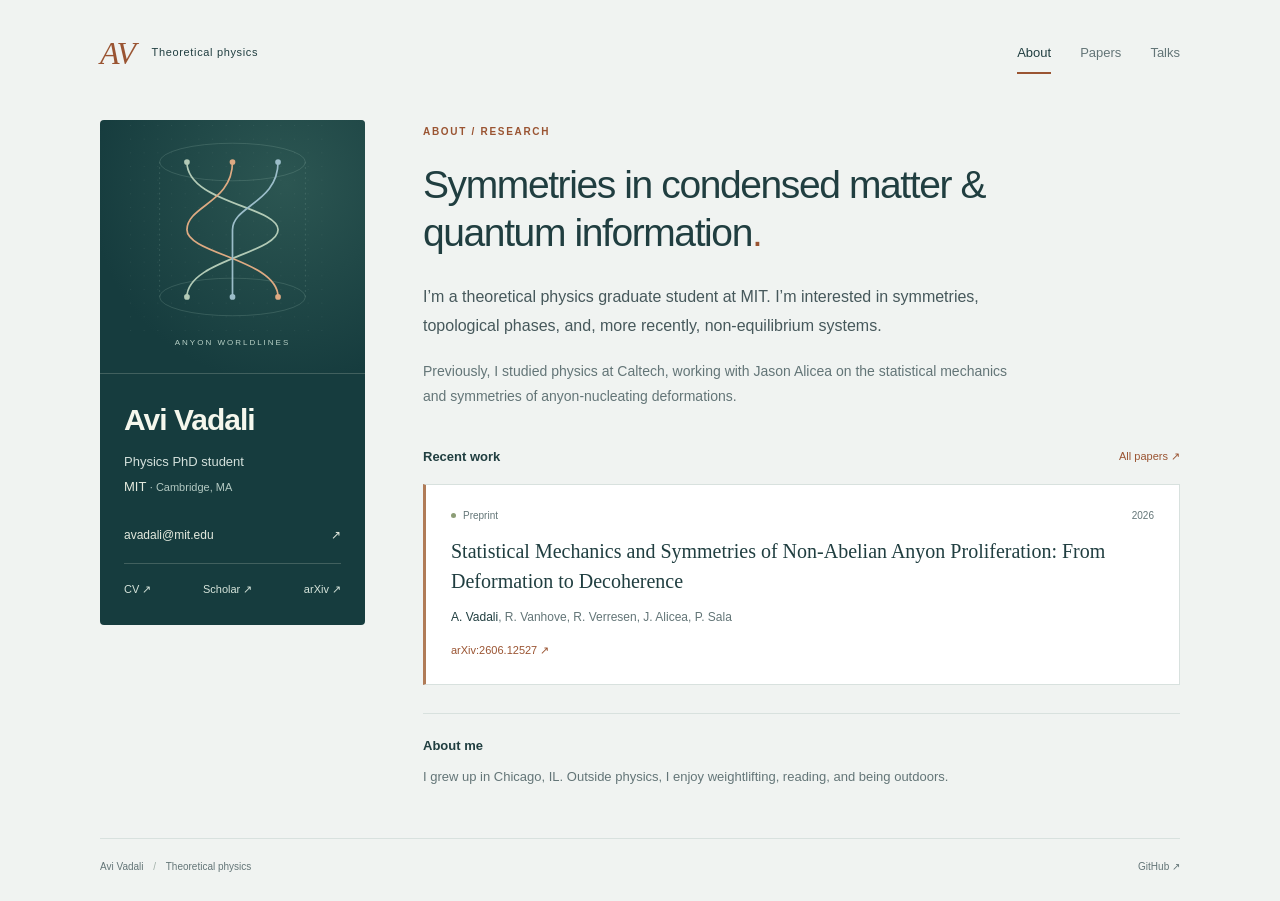
<file: index.html>
<!doctype html>
<html lang="en">
<head>
  <meta charset="UTF-8">
  <meta name="viewport" content="width=device-width, initial-scale=1">
  <title>Avi Vadali | Theoretical Physics at MIT</title>
  <meta name="description" content="Avi Vadali, a physics PhD student at MIT, studies symmetries in condensed matter, topological phases, and quantum information.">
  <meta name="theme-color" content="#163c3e">
  <meta property="og:title" content="Avi Vadali | Theoretical Physics at MIT">
  <meta property="og:description" content="Avi Vadali, a physics PhD student at MIT, studies symmetries in condensed matter, topological phases, and quantum information.">
  <link rel="canonical" href="https://avivadali.github.io/">
  <meta property="og:url" content="https://avivadali.github.io/">
  <meta property="og:type" content="website">
  <meta property="og:site_name" content="Avi Vadali">
  <link rel="icon" type="image/svg+xml" href="favicon.svg">
  <link rel="stylesheet" href="style.css">
  <script src="script.js" defer></script>
  <script type="application/ld+json">{"@context": "https://schema.org", "@type": "Person", "url": "https://avivadali.github.io/", "name": "Avi Vadali", "jobTitle": "Physics PhD student", "affiliation": {"@type": "CollegeOrUniversity", "name": "Massachusetts Institute of Technology"}, "alumniOf": {"@type": "CollegeOrUniversity", "name": "California Institute of Technology"}, "sameAs": ["https://scholar.google.com/citations?user=7d_kbWsAAAAJ", "https://arxiv.org/a/vadali_a_1", "https://github.com/aviVadali"]}</script>
</head>
<body>
  <a class="skip-link" href="#main">Skip to content</a>
  <header class="site-header">
    <a class="wordmark" href="index.html" aria-label="Avi Vadali home"><span class="monogram">AV</span><span>Theoretical physics</span></a>
    <nav aria-label="Main navigation"><a href="index.html" aria-current="page">About</a><a href="papers.html">Papers</a><a href="talks.html">Talks</a></nav>
  </header>
  <div class="page-layout">
    <aside class="profile" aria-label="Profile and contact">
      <div class="profile-art"><svg class="braid" viewBox="0 0 360 370" role="img" aria-labelledby="braid-title">
        <title id="braid-title">An illustration of braided anyon worldlines</title>
        <defs><pattern id="grid" width="24" height="24" patternUnits="userSpaceOnUse"><circle cx="1" cy="1" r="0.8" fill="currentColor" opacity=".18"/></pattern></defs>
        <rect width="360" height="370" fill="url(#grid)"/>
        <g fill="none" stroke="currentColor" stroke-width="1" opacity=".35"><ellipse cx="180" cy="65" rx="128" ry="33"/><ellipse cx="180" cy="302" rx="128" ry="33"/><path d="M52 65v237M308 65v237" stroke-dasharray="3 6"/></g>
        <g fill="none" stroke-linecap="round" stroke-width="3"><path d="M100 65C100 137 260 143 260 184S100 238 100 302" stroke="#b2cab6"/><path d="M180 65C180 136 100 142 100 184S260 237 260 302" stroke="#deaa82"/><path d="M260 65C260 136 180 142 180 184S180 237 180 302" stroke="#9bbdc9"/></g>
        <g fill="#b2cab6"><circle cx="100" cy="65" r="5"/><circle cx="100" cy="302" r="5"/></g><g fill="#deaa82"><circle cx="180" cy="65" r="5"/><circle cx="260" cy="302" r="5"/></g><g fill="#9bbdc9"><circle cx="260" cy="65" r="5"/><circle cx="180" cy="302" r="5"/></g>
      </svg><span class="art-label">ANYON WORLDLINES</span></div>
      <div class="profile-content">
        <h1 class="profile-name">Avi Vadali</h1>
        <p class="profile-role">Physics PhD student</p>
        <p class="profile-affiliation">MIT <span>· Cambridge, MA</span></p>
        <a class="email" href="mailto:avadali@mit.edu">avadali@mit.edu <span aria-hidden="true">↗</span></a>
        <div class="profile-links" aria-label="Academic profiles">
          <a href="avi_cv.pdf" target="_blank" rel="noopener">CV <span aria-hidden="true">↗</span></a>
          <a href="https://scholar.google.com/citations?user=7d_kbWsAAAAJ&amp;hl=en" target="_blank" rel="noopener">Scholar <span aria-hidden="true">↗</span></a>
          <a href="https://arxiv.org/a/vadali_a_1" target="_blank" rel="noopener">arXiv <span aria-hidden="true">↗</span></a>
        </div>
      </div>
    </aside>
    <main id="main">
      <section class="about" id="research" aria-labelledby="research-heading">
        <p class="eyebrow">About / Research</p>
        <h2 id="research-heading" class="research-heading">Symmetries in condensed matter &amp; quantum information<span>.</span></h2>
        <p class="intro">I’m a theoretical physics graduate student at MIT. I’m interested in symmetries, topological phases, and, more recently, non-equilibrium systems.</p>
        <p>Previously, I studied physics at Caltech, working with Jason Alicea on the statistical mechanics and symmetries of anyon-nucleating deformations.</p>
      </section>
      <section class="recent-work" aria-labelledby="recent-heading">
        <div class="section-heading"><h2 id="recent-heading">Recent work</h2><a href="papers.html">All papers <span aria-hidden="true">↗</span></a></div>
        <article class="featured-paper">
          <p class="paper-meta"><span class="status-dot"></span> Preprint <span>2026</span></p>
          <h3><a href="https://arxiv.org/abs/2606.12527" target="_blank" rel="noopener">Statistical Mechanics and Symmetries of Non-Abelian Anyon Proliferation: From Deformation to Decoherence</a></h3>
          <p class="pub-authors"><strong>A. Vadali</strong>, R. Vanhove, R. Verresen, J. Alicea, P. Sala</p>
          <a class="pub-link" href="https://arxiv.org/abs/2606.12527" target="_blank" rel="noopener">arXiv:2606.12527 ↗</a>
        </article>
      </section>
      <section class="personal" aria-labelledby="personal-heading"><h2 id="personal-heading">About me</h2><p>I grew up in Chicago, IL. Outside physics, I enjoy weightlifting, reading, and being outdoors.</p></section>
</main>
  </div>
  <footer class="site-footer"><span>Avi Vadali <span class="footer-dot">/</span> Theoretical physics</span><a href="https://github.com/aviVadali" target="_blank" rel="noopener">GitHub ↗</a></footer>
</body>
</html>
</file>
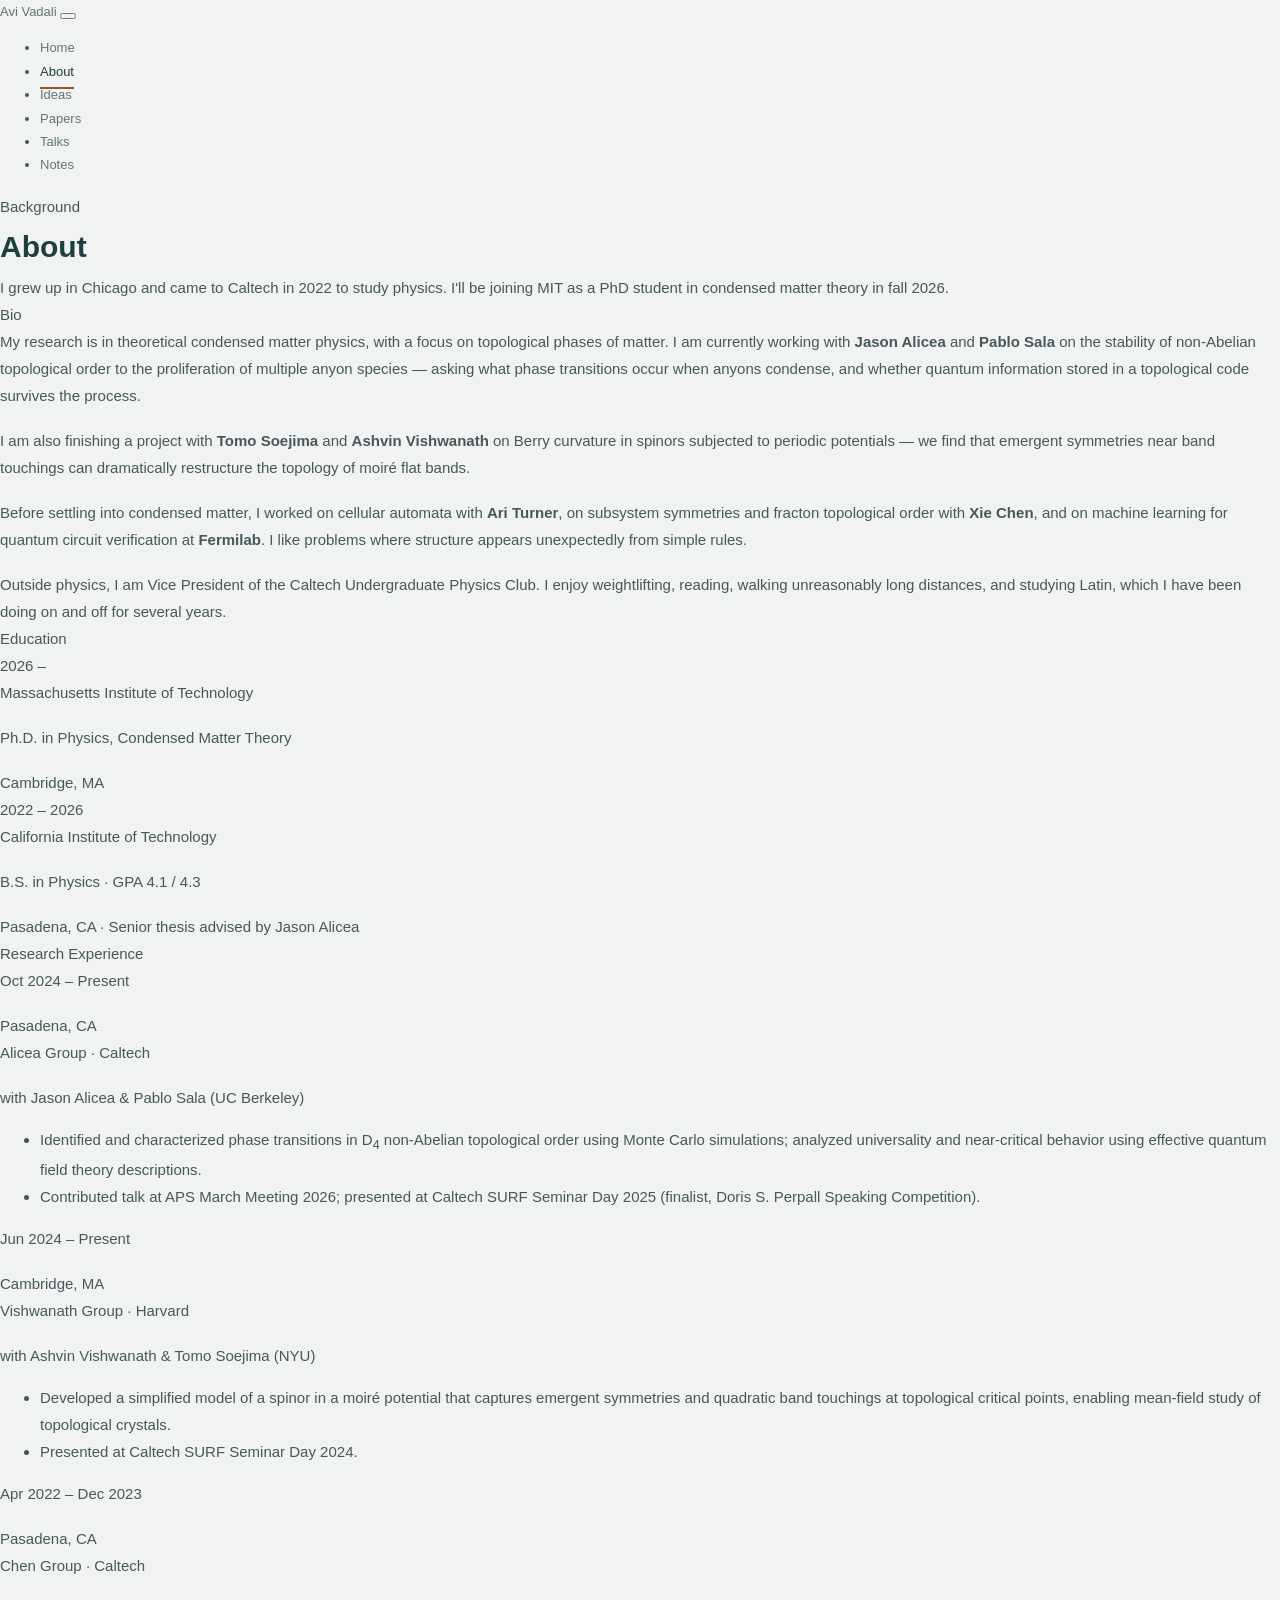
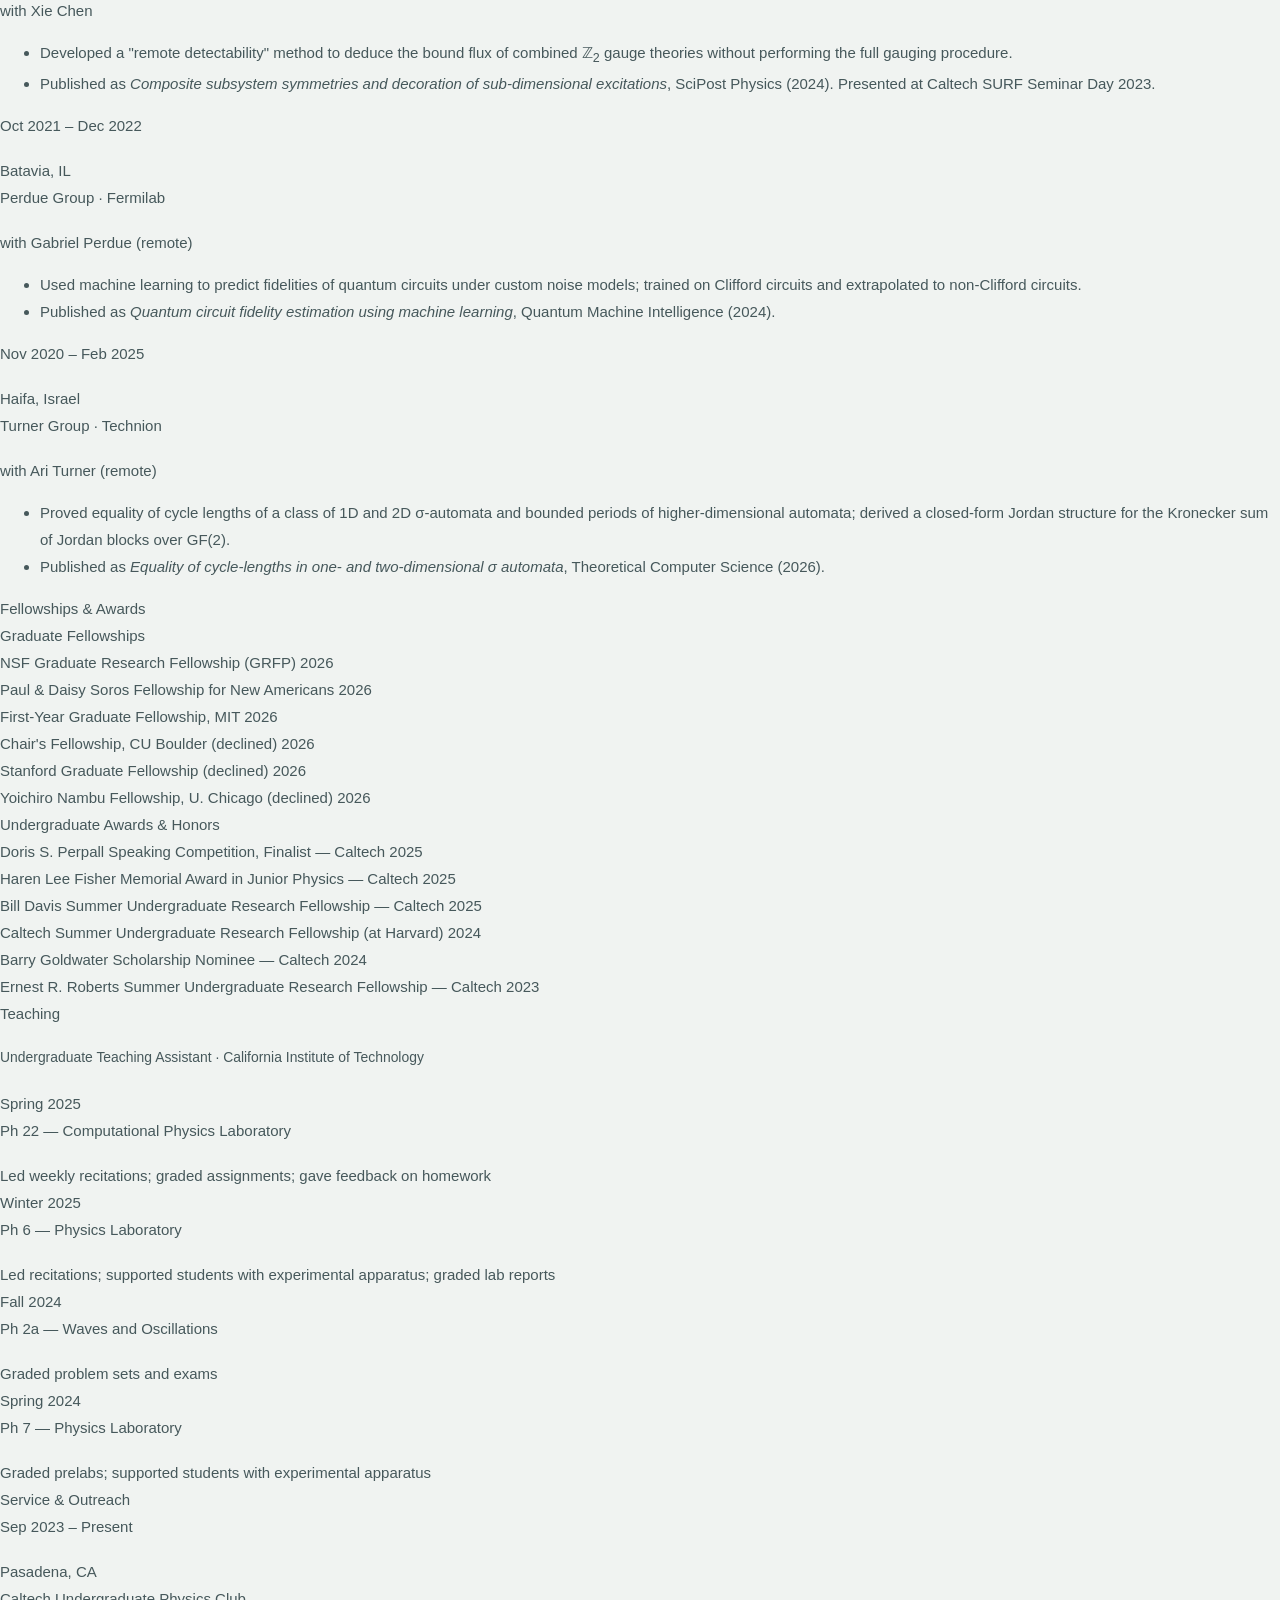
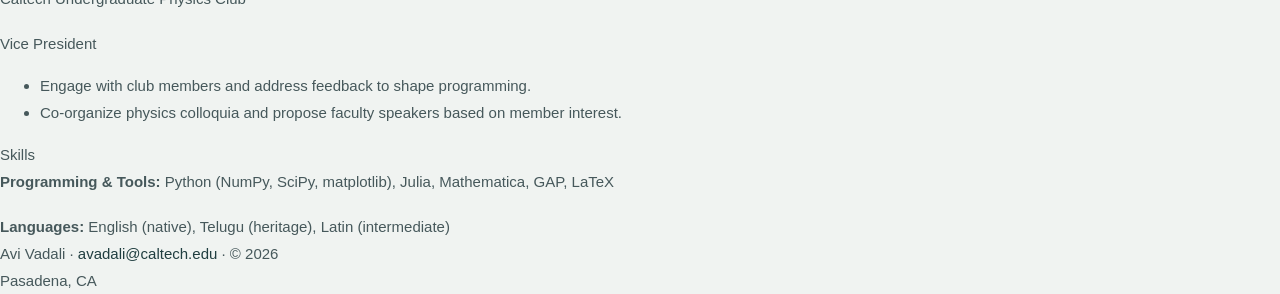
<file: about.html>
<!DOCTYPE html>
<html lang="en">
<head>
    <meta charset="UTF-8">
    <meta name="viewport" content="width=device-width, initial-scale=1.0">
    <title>About — Avi Vadali</title>
    <link rel="icon" type="image/svg+xml" href="favicon.svg">
    <link rel="stylesheet" href="style.css">
    <link rel="preconnect" href="https://fonts.googleapis.com">
    <link href="https://fonts.googleapis.com/css2?family=Inter:wght@300;400;500;600&family=Playfair+Display:ital,wght@0,400;0,600;1,400&display=swap" rel="stylesheet">
</head>
<body>

<nav id="navbar">
    <div class="nav-container">
        <a href="index.html" class="nav-brand">Avi Vadali</a>
        <button class="nav-toggle" id="nav-toggle" aria-label="Toggle menu">
            <span></span><span></span><span></span>
        </button>
        <ul class="nav-links" id="nav-links">
            <li><a href="index.html">Home</a></li>
            <li><a href="about.html">About</a></li>
            <li><a href="ideas.html">Ideas</a></li>
            <li><a href="papers.html">Papers</a></li>
            <li><a href="talks.html">Talks</a></li>
            <li><a href="notes.html">Notes</a></li>
        </ul>
    </div>
</nav>

<main class="page">
    <div class="container">

        <div class="page-header">
            <p class="page-header-eyebrow">Background</p>
            <h1 class="page-header-title">About</h1>
            <p class="page-header-desc">
                I grew up in Chicago and came to Caltech in 2022 to study physics.
                I'll be joining MIT as a PhD student in condensed matter theory in fall 2026.
            </p>
        </div>

        <!-- Bio -->
        <div class="sub-section">
            <p class="sub-label">Bio</p>
            <div class="about-bio-text">
                <p>
                    My research is in theoretical condensed matter physics, with a focus on topological phases of matter.
                    I am currently working with <strong>Jason Alicea</strong> and <strong>Pablo Sala</strong> on
                    the stability of non-Abelian topological order to the proliferation of multiple anyon species —
                    asking what phase transitions occur when anyons condense, and whether quantum information stored
                    in a topological code survives the process.
                </p>
                <p>
                    I am also finishing a project with <strong>Tomo Soejima</strong> and <strong>Ashvin Vishwanath</strong>
                    on Berry curvature in spinors subjected to periodic potentials — we find that emergent symmetries
                    near band touchings can dramatically restructure the topology of moiré flat bands.
                </p>
                <p>
                    Before settling into condensed matter, I worked on cellular automata with <strong>Ari Turner</strong>,
                    on subsystem symmetries and fracton topological order with <strong>Xie Chen</strong>, and
                    on machine learning for quantum circuit verification at <strong>Fermilab</strong>.
                    I like problems where structure appears unexpectedly from simple rules.
                </p>
                <p>
                    Outside physics, I am Vice President of the Caltech Undergraduate Physics Club.
                    I enjoy weightlifting, reading, walking unreasonably long distances, and studying Latin,
                    which I have been doing on and off for several years.
                </p>
            </div>
        </div>

        <!-- Education -->
        <div class="sub-section">
            <p class="sub-label">Education</p>
            <div class="edu-list">
                <div class="edu-entry">
                    <span class="edu-years">2026 &ndash;</span>
                    <div>
                        <p class="edu-inst">Massachusetts Institute of Technology</p>
                        <p class="edu-degree">Ph.D. in Physics, Condensed Matter Theory</p>
                        <p class="edu-detail">Cambridge, MA</p>
                    </div>
                </div>
                <div class="edu-entry">
                    <span class="edu-years">2022 &ndash; 2026</span>
                    <div>
                        <p class="edu-inst">California Institute of Technology</p>
                        <p class="edu-degree">B.S. in Physics &middot; GPA 4.1 / 4.3</p>
                        <p class="edu-detail">Pasadena, CA &middot; Senior thesis advised by Jason Alicea</p>
                    </div>
                </div>
            </div>
        </div>

        <!-- Research Experience -->
        <div class="sub-section">
            <p class="sub-label">Research Experience</p>
            <div class="research-timeline">

                <div class="research-entry">
                    <div class="research-meta">
                        <p class="research-dates">Oct 2024 &ndash; Present</p>
                        <p class="research-loc">Pasadena, CA</p>
                    </div>
                    <div>
                        <p class="research-group">Alicea Group &middot; Caltech</p>
                        <p class="research-advisor">with Jason Alicea &amp; Pablo Sala (UC Berkeley)</p>
                        <ul class="research-points">
                            <li>Identified and characterized phase transitions in D<sub>4</sub> non-Abelian topological order using Monte Carlo simulations; analyzed universality and near-critical behavior using effective quantum field theory descriptions.</li>
                            <li>Contributed talk at APS March Meeting 2026; presented at Caltech SURF Seminar Day 2025 (finalist, Doris S. Perpall Speaking Competition).</li>
                        </ul>
                    </div>
                </div>

                <div class="research-entry">
                    <div class="research-meta">
                        <p class="research-dates">Jun 2024 &ndash; Present</p>
                        <p class="research-loc">Cambridge, MA</p>
                    </div>
                    <div>
                        <p class="research-group">Vishwanath Group &middot; Harvard</p>
                        <p class="research-advisor">with Ashvin Vishwanath &amp; Tomo Soejima (NYU)</p>
                        <ul class="research-points">
                            <li>Developed a simplified model of a spinor in a moiré potential that captures emergent symmetries and quadratic band touchings at topological critical points, enabling mean-field study of topological crystals.</li>
                            <li>Presented at Caltech SURF Seminar Day 2024.</li>
                        </ul>
                    </div>
                </div>

                <div class="research-entry">
                    <div class="research-meta">
                        <p class="research-dates">Apr 2022 &ndash; Dec 2023</p>
                        <p class="research-loc">Pasadena, CA</p>
                    </div>
                    <div>
                        <p class="research-group">Chen Group &middot; Caltech</p>
                        <p class="research-advisor">with Xie Chen</p>
                        <ul class="research-points">
                            <li>Developed a "remote detectability" method to deduce the bound flux of combined &#x2124;<sub>2</sub> gauge theories without performing the full gauging procedure.</li>
                            <li>Published as <em>Composite subsystem symmetries and decoration of sub-dimensional excitations</em>, SciPost Physics (2024). Presented at Caltech SURF Seminar Day 2023.</li>
                        </ul>
                    </div>
                </div>

                <div class="research-entry">
                    <div class="research-meta">
                        <p class="research-dates">Oct 2021 &ndash; Dec 2022</p>
                        <p class="research-loc">Batavia, IL</p>
                    </div>
                    <div>
                        <p class="research-group">Perdue Group &middot; Fermilab</p>
                        <p class="research-advisor">with Gabriel Perdue (remote)</p>
                        <ul class="research-points">
                            <li>Used machine learning to predict fidelities of quantum circuits under custom noise models; trained on Clifford circuits and extrapolated to non-Clifford circuits.</li>
                            <li>Published as <em>Quantum circuit fidelity estimation using machine learning</em>, Quantum Machine Intelligence (2024).</li>
                        </ul>
                    </div>
                </div>

                <div class="research-entry">
                    <div class="research-meta">
                        <p class="research-dates">Nov 2020 &ndash; Feb 2025</p>
                        <p class="research-loc">Haifa, Israel</p>
                    </div>
                    <div>
                        <p class="research-group">Turner Group &middot; Technion</p>
                        <p class="research-advisor">with Ari Turner (remote)</p>
                        <ul class="research-points">
                            <li>Proved equality of cycle lengths of a class of 1D and 2D &#x3C3;-automata and bounded periods of higher-dimensional automata; derived a closed-form Jordan structure for the Kronecker sum of Jordan blocks over GF(2).</li>
                            <li>Published as <em>Equality of cycle-lengths in one- and two-dimensional &#x3C3; automata</em>, Theoretical Computer Science (2026).</li>
                        </ul>
                    </div>
                </div>

            </div>
        </div>

        <!-- Fellowships & Awards -->
        <div class="sub-section">
            <p class="sub-label">Fellowships &amp; Awards</p>

            <div class="award-group">
                <p class="award-group-label">Graduate Fellowships</p>
                <div class="award-list">
                    <div class="award-item">
                        <span class="award-name">NSF Graduate Research Fellowship (GRFP)</span>
                        <span class="award-year">2026</span>
                    </div>
                    <div class="award-item">
                        <span class="award-name">Paul &amp; Daisy Soros Fellowship for New Americans</span>
                        <span class="award-year">2026</span>
                    </div>
                    <div class="award-item">
                        <span class="award-name">First-Year Graduate Fellowship, MIT</span>
                        <span class="award-year">2026</span>
                    </div>
                    <div class="award-item">
                        <span class="award-name">Chair's Fellowship, CU Boulder <span class="award-note">(declined)</span></span>
                        <span class="award-year">2026</span>
                    </div>
                    <div class="award-item">
                        <span class="award-name">Stanford Graduate Fellowship <span class="award-note">(declined)</span></span>
                        <span class="award-year">2026</span>
                    </div>
                    <div class="award-item">
                        <span class="award-name">Yoichiro Nambu Fellowship, U. Chicago <span class="award-note">(declined)</span></span>
                        <span class="award-year">2026</span>
                    </div>
                </div>
            </div>

            <div class="award-group">
                <p class="award-group-label">Undergraduate Awards &amp; Honors</p>
                <div class="award-list">
                    <div class="award-item">
                        <span class="award-name">Doris S. Perpall Speaking Competition, Finalist &mdash; Caltech</span>
                        <span class="award-year">2025</span>
                    </div>
                    <div class="award-item">
                        <span class="award-name">Haren Lee Fisher Memorial Award in Junior Physics &mdash; Caltech</span>
                        <span class="award-year">2025</span>
                    </div>
                    <div class="award-item">
                        <span class="award-name">Bill Davis Summer Undergraduate Research Fellowship &mdash; Caltech</span>
                        <span class="award-year">2025</span>
                    </div>
                    <div class="award-item">
                        <span class="award-name">Caltech Summer Undergraduate Research Fellowship (at Harvard)</span>
                        <span class="award-year">2024</span>
                    </div>
                    <div class="award-item">
                        <span class="award-name">Barry Goldwater Scholarship Nominee &mdash; Caltech</span>
                        <span class="award-year">2024</span>
                    </div>
                    <div class="award-item">
                        <span class="award-name">Ernest R. Roberts Summer Undergraduate Research Fellowship &mdash; Caltech</span>
                        <span class="award-year">2023</span>
                    </div>
                </div>
            </div>
        </div>

        <!-- Teaching -->
        <div class="sub-section">
            <p class="sub-label">Teaching</p>
            <p style="font-size:0.87rem;color:var(--text-muted);margin-bottom:20px;">Undergraduate Teaching Assistant &middot; California Institute of Technology</p>
            <div class="teaching-list">
                <div class="teaching-item">
                    <span class="teaching-term">Spring 2025</span>
                    <div>
                        <p class="teaching-course">Ph 22 &mdash; Computational Physics Laboratory</p>
                        <p class="teaching-role">Led weekly recitations; graded assignments; gave feedback on homework</p>
                    </div>
                </div>
                <div class="teaching-item">
                    <span class="teaching-term">Winter 2025</span>
                    <div>
                        <p class="teaching-course">Ph 6 &mdash; Physics Laboratory</p>
                        <p class="teaching-role">Led recitations; supported students with experimental apparatus; graded lab reports</p>
                    </div>
                </div>
                <div class="teaching-item">
                    <span class="teaching-term">Fall 2024</span>
                    <div>
                        <p class="teaching-course">Ph 2a &mdash; Waves and Oscillations</p>
                        <p class="teaching-role">Graded problem sets and exams</p>
                    </div>
                </div>
                <div class="teaching-item">
                    <span class="teaching-term">Spring 2024</span>
                    <div>
                        <p class="teaching-course">Ph 7 &mdash; Physics Laboratory</p>
                        <p class="teaching-role">Graded prelabs; supported students with experimental apparatus</p>
                    </div>
                </div>
            </div>
        </div>

        <!-- Service -->
        <div class="sub-section">
            <p class="sub-label">Service &amp; Outreach</p>
            <div class="research-timeline">
                <div class="research-entry">
                    <div class="research-meta">
                        <p class="research-dates">Sep 2023 &ndash; Present</p>
                        <p class="research-loc">Pasadena, CA</p>
                    </div>
                    <div>
                        <p class="research-group">Caltech Undergraduate Physics Club</p>
                        <p class="research-advisor">Vice President</p>
                        <ul class="research-points">
                            <li>Engage with club members and address feedback to shape programming.</li>
                            <li>Co-organize physics colloquia and propose faculty speakers based on member interest.</li>
                        </ul>
                    </div>
                </div>
            </div>
        </div>

        <!-- Skills -->
        <div class="sub-section">
            <p class="sub-label">Skills</p>
            <div class="about-bio-text">
                <p><strong>Programming &amp; Tools:</strong> Python (NumPy, SciPy, matplotlib), Julia, Mathematica, GAP, LaTeX</p>
                <p><strong>Languages:</strong> English (native), Telugu (heritage), Latin (intermediate)</p>
            </div>
        </div>

    </div>
</main>

<footer>
    <div class="footer-inner">
        <p>Avi Vadali &middot; <a href="mailto:avadali@caltech.edu" class="footer-link">avadali@caltech.edu</a> &middot; &copy; 2026</p>
        <span>Pasadena, CA</span>
    </div>
</footer>

<script src="script.js"></script>
</body>
</html>
</file>
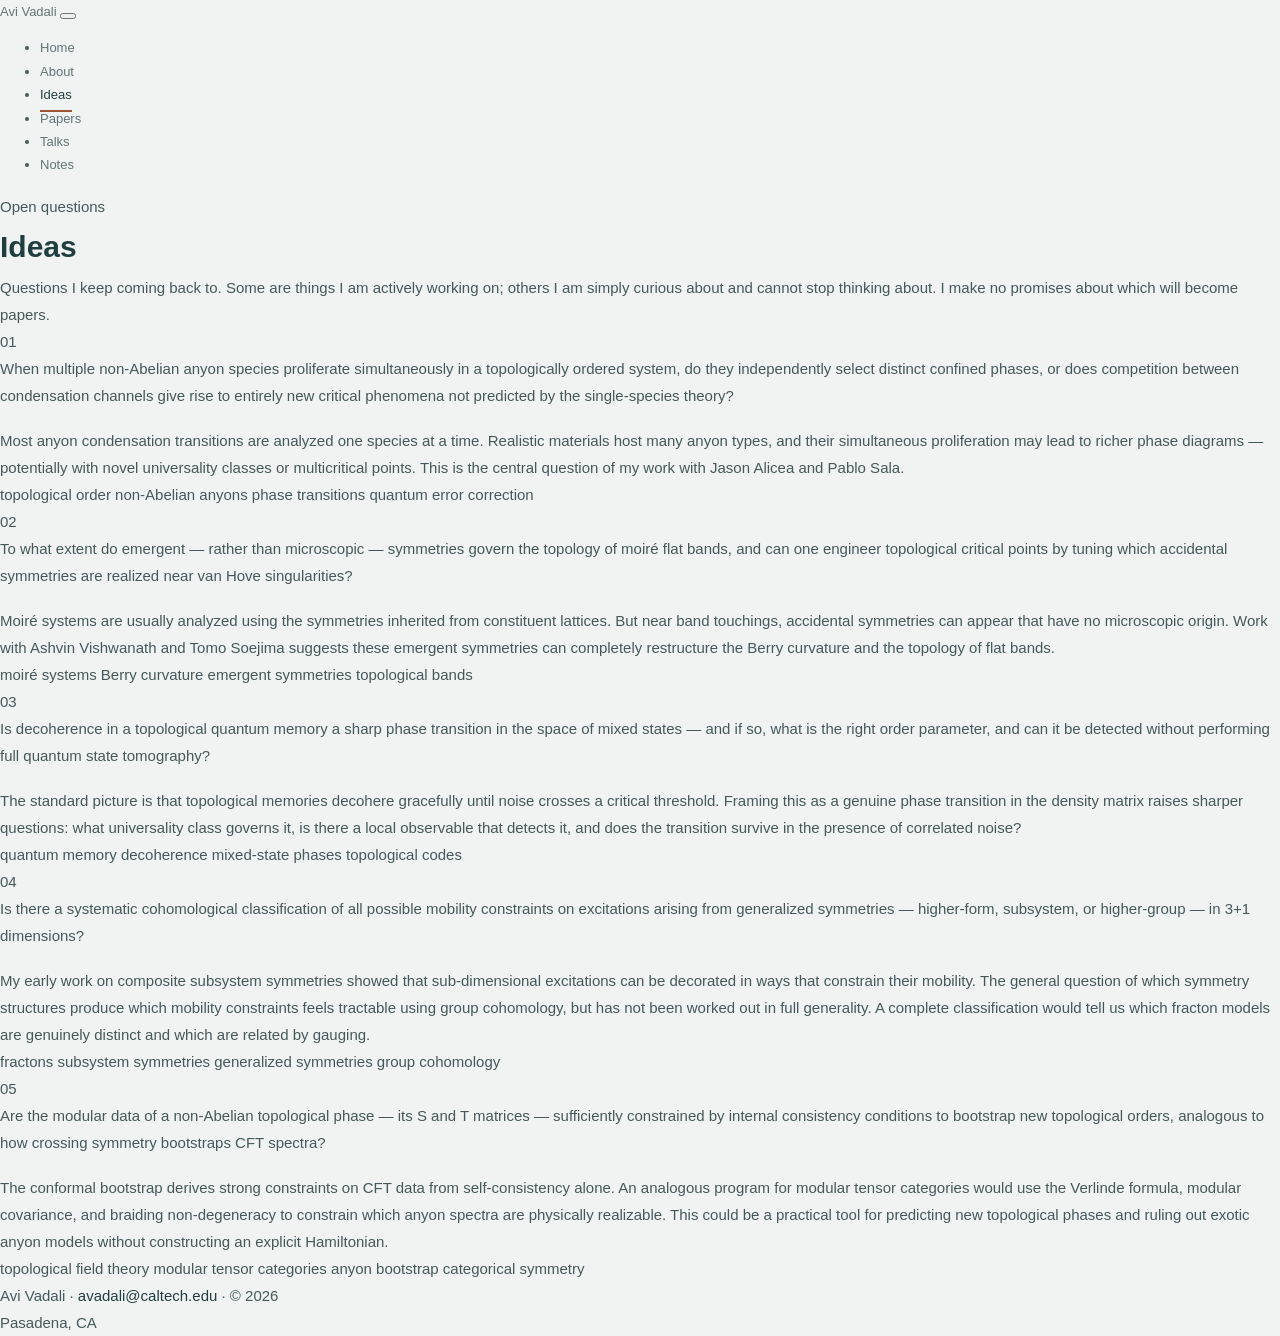
<file: ideas.html>
<!DOCTYPE html>
<html lang="en">
<head>
    <meta charset="UTF-8">
    <meta name="viewport" content="width=device-width, initial-scale=1.0">
    <title>Ideas — Avi Vadali</title>
    <link rel="icon" type="image/svg+xml" href="favicon.svg">
    <link rel="stylesheet" href="style.css">
    <link rel="preconnect" href="https://fonts.googleapis.com">
    <link href="https://fonts.googleapis.com/css2?family=Inter:wght@300;400;500;600&family=Playfair+Display:ital,wght@0,400;0,600;1,400&display=swap" rel="stylesheet">
</head>
<body>

<nav id="navbar">
    <div class="nav-container">
        <a href="index.html" class="nav-brand">Avi Vadali</a>
        <button class="nav-toggle" id="nav-toggle" aria-label="Toggle menu">
            <span></span><span></span><span></span>
        </button>
        <ul class="nav-links" id="nav-links">
            <li><a href="index.html">Home</a></li>
            <li><a href="about.html">About</a></li>
            <li><a href="ideas.html">Ideas</a></li>
            <li><a href="papers.html">Papers</a></li>
            <li><a href="talks.html">Talks</a></li>
            <li><a href="notes.html">Notes</a></li>
        </ul>
    </div>
</nav>

<main class="page">
    <div class="container">

        <div class="page-header">
            <p class="page-header-eyebrow">Open questions</p>
            <h1 class="page-header-title">Ideas</h1>
            <p class="page-header-desc">
                Questions I keep coming back to. Some are things I am actively working on;
                others I am simply curious about and cannot stop thinking about.
                I make no promises about which will become papers.
            </p>
        </div>

        <div class="ideas-list">

            <div class="idea-item">
                <span class="idea-num">01</span>
                <div class="idea-body">
                    <p class="idea-question">
                        When multiple non-Abelian anyon species proliferate simultaneously in a topologically ordered system,
                        do they independently select distinct confined phases, or does competition between condensation
                        channels give rise to entirely new critical phenomena not predicted by the single-species theory?
                    </p>
                    <p class="idea-context">
                        Most anyon condensation transitions are analyzed one species at a time. Realistic materials
                        host many anyon types, and their simultaneous proliferation may lead to richer phase diagrams —
                        potentially with novel universality classes or multicritical points. This is the central
                        question of my work with Jason Alicea and Pablo Sala.
                    </p>
                    <div class="idea-tags">
                        <span class="idea-tag">topological order</span>
                        <span class="idea-tag">non-Abelian anyons</span>
                        <span class="idea-tag">phase transitions</span>
                        <span class="idea-tag">quantum error correction</span>
                    </div>
                </div>
            </div>

            <div class="idea-item">
                <span class="idea-num">02</span>
                <div class="idea-body">
                    <p class="idea-question">
                        To what extent do emergent — rather than microscopic — symmetries govern the topology
                        of moiré flat bands, and can one engineer topological critical points by tuning
                        which accidental symmetries are realized near van Hove singularities?
                    </p>
                    <p class="idea-context">
                        Moiré systems are usually analyzed using the symmetries inherited from constituent lattices.
                        But near band touchings, accidental symmetries can appear that have no microscopic origin.
                        Work with Ashvin Vishwanath and Tomo Soejima suggests these emergent symmetries can
                        completely restructure the Berry curvature and the topology of flat bands.
                    </p>
                    <div class="idea-tags">
                        <span class="idea-tag">moiré systems</span>
                        <span class="idea-tag">Berry curvature</span>
                        <span class="idea-tag">emergent symmetries</span>
                        <span class="idea-tag">topological bands</span>
                    </div>
                </div>
            </div>

            <div class="idea-item">
                <span class="idea-num">03</span>
                <div class="idea-body">
                    <p class="idea-question">
                        Is decoherence in a topological quantum memory a sharp phase transition in the space
                        of mixed states — and if so, what is the right order parameter, and can it be
                        detected without performing full quantum state tomography?
                    </p>
                    <p class="idea-context">
                        The standard picture is that topological memories decohere gracefully until noise crosses a
                        critical threshold. Framing this as a genuine phase transition in the density matrix
                        raises sharper questions: what universality class governs it, is there a local observable
                        that detects it, and does the transition survive in the presence of correlated noise?
                    </p>
                    <div class="idea-tags">
                        <span class="idea-tag">quantum memory</span>
                        <span class="idea-tag">decoherence</span>
                        <span class="idea-tag">mixed-state phases</span>
                        <span class="idea-tag">topological codes</span>
                    </div>
                </div>
            </div>

            <div class="idea-item">
                <span class="idea-num">04</span>
                <div class="idea-body">
                    <p class="idea-question">
                        Is there a systematic cohomological classification of all possible mobility constraints
                        on excitations arising from generalized symmetries — higher-form, subsystem,
                        or higher-group — in 3+1 dimensions?
                    </p>
                    <p class="idea-context">
                        My early work on composite subsystem symmetries showed that sub-dimensional excitations
                        can be decorated in ways that constrain their mobility. The general question of which
                        symmetry structures produce which mobility constraints feels tractable using group cohomology,
                        but has not been worked out in full generality. A complete classification would tell us
                        which fracton models are genuinely distinct and which are related by gauging.
                    </p>
                    <div class="idea-tags">
                        <span class="idea-tag">fractons</span>
                        <span class="idea-tag">subsystem symmetries</span>
                        <span class="idea-tag">generalized symmetries</span>
                        <span class="idea-tag">group cohomology</span>
                    </div>
                </div>
            </div>

            <div class="idea-item">
                <span class="idea-num">05</span>
                <div class="idea-body">
                    <p class="idea-question">
                        Are the modular data of a non-Abelian topological phase — its S and T matrices —
                        sufficiently constrained by internal consistency conditions to bootstrap new topological
                        orders, analogous to how crossing symmetry bootstraps CFT spectra?
                    </p>
                    <p class="idea-context">
                        The conformal bootstrap derives strong constraints on CFT data from self-consistency alone.
                        An analogous program for modular tensor categories would use the Verlinde formula,
                        modular covariance, and braiding non-degeneracy to constrain which anyon spectra are
                        physically realizable. This could be a practical tool for predicting new topological phases
                        and ruling out exotic anyon models without constructing an explicit Hamiltonian.
                    </p>
                    <div class="idea-tags">
                        <span class="idea-tag">topological field theory</span>
                        <span class="idea-tag">modular tensor categories</span>
                        <span class="idea-tag">anyon bootstrap</span>
                        <span class="idea-tag">categorical symmetry</span>
                    </div>
                </div>
            </div>

        </div>

    </div>
</main>

<footer>
    <div class="footer-inner">
        <p>Avi Vadali &middot; <a href="mailto:avadali@caltech.edu" class="footer-link">avadali@caltech.edu</a> &middot; &copy; 2026</p>
        <span>Pasadena, CA</span>
    </div>
</footer>

<script src="script.js"></script>
</body>
</html>
</file>
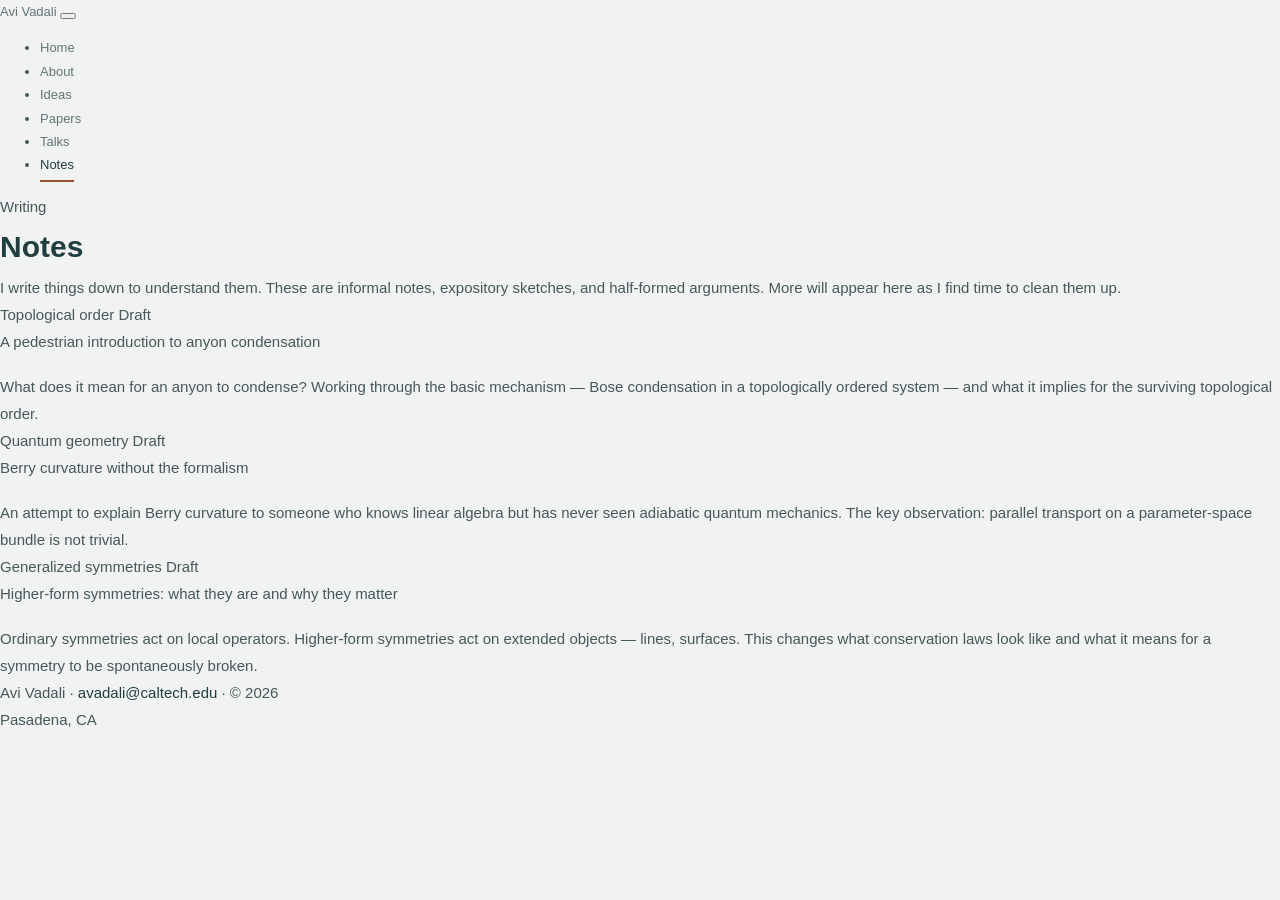
<file: notes.html>
<!DOCTYPE html>
<html lang="en">
<head>
    <meta charset="UTF-8">
    <meta name="viewport" content="width=device-width, initial-scale=1.0">
    <title>Notes — Avi Vadali</title>
    <link rel="icon" type="image/svg+xml" href="favicon.svg">
    <link rel="stylesheet" href="style.css">
    <link rel="preconnect" href="https://fonts.googleapis.com">
    <link href="https://fonts.googleapis.com/css2?family=Inter:wght@300;400;500;600&family=Playfair+Display:ital,wght@0,400;0,600;1,400&display=swap" rel="stylesheet">
</head>
<body>

<nav id="navbar">
    <div class="nav-container">
        <a href="index.html" class="nav-brand">Avi Vadali</a>
        <button class="nav-toggle" id="nav-toggle" aria-label="Toggle menu">
            <span></span><span></span><span></span>
        </button>
        <ul class="nav-links" id="nav-links">
            <li><a href="index.html">Home</a></li>
            <li><a href="about.html">About</a></li>
            <li><a href="ideas.html">Ideas</a></li>
            <li><a href="papers.html">Papers</a></li>
            <li><a href="talks.html">Talks</a></li>
            <li><a href="notes.html">Notes</a></li>
        </ul>
    </div>
</nav>

<main class="page">
    <div class="container">

        <div class="page-header">
            <p class="page-header-eyebrow">Writing</p>
            <h1 class="page-header-title">Notes</h1>
            <p class="page-header-desc">
                I write things down to understand them. These are informal notes, expository sketches,
                and half-formed arguments. More will appear here as I find time to clean them up.
            </p>
        </div>

        <div class="notes-grid">

            <div class="note-card">
                <div class="note-meta">
                    <span class="note-topic">Topological order</span>
                    <span class="note-status">Draft</span>
                </div>
                <p class="note-title">A pedestrian introduction to anyon condensation</p>
                <p class="note-excerpt">
                    What does it mean for an anyon to condense? Working through the basic mechanism —
                    Bose condensation in a topologically ordered system — and what it implies for the
                    surviving topological order.
                </p>
            </div>

            <div class="note-card">
                <div class="note-meta">
                    <span class="note-topic">Quantum geometry</span>
                    <span class="note-status">Draft</span>
                </div>
                <p class="note-title">Berry curvature without the formalism</p>
                <p class="note-excerpt">
                    An attempt to explain Berry curvature to someone who knows linear algebra but
                    has never seen adiabatic quantum mechanics. The key observation: parallel transport
                    on a parameter-space bundle is not trivial.
                </p>
            </div>

            <div class="note-card">
                <div class="note-meta">
                    <span class="note-topic">Generalized symmetries</span>
                    <span class="note-status">Draft</span>
                </div>
                <p class="note-title">Higher-form symmetries: what they are and why they matter</p>
                <p class="note-excerpt">
                    Ordinary symmetries act on local operators. Higher-form symmetries act on extended
                    objects — lines, surfaces. This changes what conservation laws look like and what
                    it means for a symmetry to be spontaneously broken.
                </p>
            </div>

        </div>

    </div>
</main>

<footer>
    <div class="footer-inner">
        <p>Avi Vadali &middot; <a href="mailto:avadali@caltech.edu" class="footer-link">avadali@caltech.edu</a> &middot; &copy; 2026</p>
        <span>Pasadena, CA</span>
    </div>
</footer>

<script src="script.js"></script>
</body>
</html>
</file>
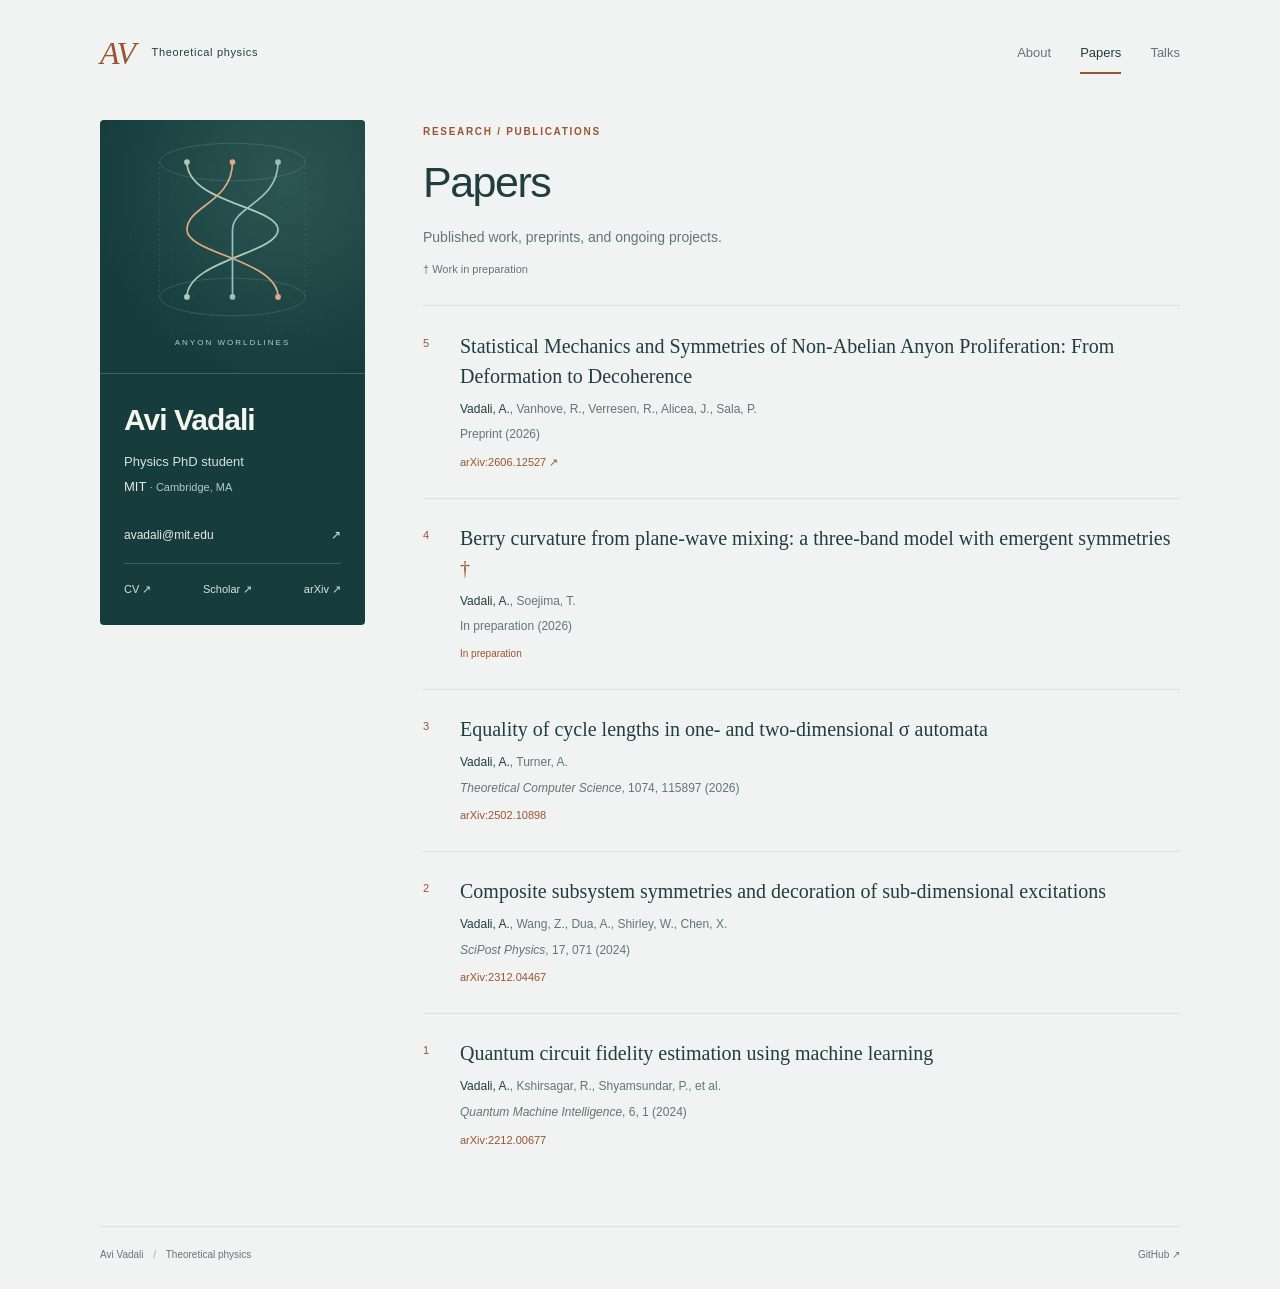
<file: papers.html>
<!doctype html>
<html lang="en">
<head>
  <meta charset="UTF-8">
  <meta name="viewport" content="width=device-width, initial-scale=1">
  <title>Papers | Avi Vadali — MIT Physics</title>
  <meta name="description" content="Publications and preprints by Avi Vadali on topological phases, symmetries, anyon proliferation, and quantum information.">
  <meta name="theme-color" content="#163c3e">
  <meta property="og:title" content="Papers | Avi Vadali — MIT Physics">
  <meta property="og:description" content="Publications and preprints by Avi Vadali on topological phases, symmetries, anyon proliferation, and quantum information.">
  <link rel="canonical" href="https://avivadali.github.io/papers.html">
  <meta property="og:url" content="https://avivadali.github.io/papers.html">
  <meta property="og:type" content="website">
  <meta property="og:site_name" content="Avi Vadali">
  <link rel="icon" type="image/svg+xml" href="favicon.svg">
  <link rel="stylesheet" href="style.css">
  <script src="script.js" defer></script>

</head>
<body>
  <a class="skip-link" href="#main">Skip to content</a>
  <header class="site-header">
    <a class="wordmark" href="index.html" aria-label="Avi Vadali home"><span class="monogram">AV</span><span>Theoretical physics</span></a>
    <nav aria-label="Main navigation"><a href="index.html">About</a><a href="papers.html" aria-current="page">Papers</a><a href="talks.html">Talks</a></nav>
  </header>
  <div class="page-layout">
    <aside class="profile" aria-label="Profile and contact">
      <div class="profile-art"><svg class="braid" viewBox="0 0 360 370" role="img" aria-labelledby="braid-title">
        <title id="braid-title">An illustration of braided anyon worldlines</title>
        <defs><pattern id="grid" width="24" height="24" patternUnits="userSpaceOnUse"><circle cx="1" cy="1" r="0.8" fill="currentColor" opacity=".18"/></pattern></defs>
        <rect width="360" height="370" fill="url(#grid)"/>
        <g fill="none" stroke="currentColor" stroke-width="1" opacity=".35"><ellipse cx="180" cy="65" rx="128" ry="33"/><ellipse cx="180" cy="302" rx="128" ry="33"/><path d="M52 65v237M308 65v237" stroke-dasharray="3 6"/></g>
        <g fill="none" stroke-linecap="round" stroke-width="3"><path d="M100 65C100 137 260 143 260 184S100 238 100 302" stroke="#b2cab6"/><path d="M180 65C180 136 100 142 100 184S260 237 260 302" stroke="#deaa82"/><path d="M260 65C260 136 180 142 180 184S180 237 180 302" stroke="#9bbdc9"/></g>
        <g fill="#b2cab6"><circle cx="100" cy="65" r="5"/><circle cx="100" cy="302" r="5"/></g><g fill="#deaa82"><circle cx="180" cy="65" r="5"/><circle cx="260" cy="302" r="5"/></g><g fill="#9bbdc9"><circle cx="260" cy="65" r="5"/><circle cx="180" cy="302" r="5"/></g>
      </svg><span class="art-label">ANYON WORLDLINES</span></div>
      <div class="profile-content">
        <p class="profile-name">Avi Vadali</p>
        <p class="profile-role">Physics PhD student</p>
        <p class="profile-affiliation">MIT <span>· Cambridge, MA</span></p>
        <a class="email" href="mailto:avadali@mit.edu">avadali@mit.edu <span aria-hidden="true">↗</span></a>
        <div class="profile-links" aria-label="Academic profiles">
          <a href="avi_cv.pdf" target="_blank" rel="noopener">CV <span aria-hidden="true">↗</span></a>
          <a href="https://scholar.google.com/citations?user=7d_kbWsAAAAJ&amp;hl=en" target="_blank" rel="noopener">Scholar <span aria-hidden="true">↗</span></a>
          <a href="https://arxiv.org/a/vadali_a_1" target="_blank" rel="noopener">arXiv <span aria-hidden="true">↗</span></a>
        </div>
      </div>
    </aside>
    <main id="main"><header class="page-heading"><p class="eyebrow">Research / Publications</p><h1>Papers</h1><p>Published work, preprints, and ongoing projects.</p><p class="small-note">† Work in preparation</p></header><section class="pub-list" aria-label="Scientific papers">

                <div class="pub">
                    <div class="pub-num">5</div>
                    <div>
                        <h2 class="pub-title">
                            Statistical Mechanics and Symmetries of Non-Abelian Anyon Proliferation: From Deformation to Decoherence
                        </h2>
                        <p class="pub-authors"><strong>Vadali, A.</strong>, Vanhove, R., Verresen, R., Alicea, J., Sala, P.</p>
                        <p class="pub-journal">Preprint (2026)</p>
                        <div class="pub-row">
                            <a href="https://arxiv.org/abs/2606.12527" class="pub-link" target="_blank" rel="noopener">arXiv:2606.12527 ↗</a>
                        </div>
                    </div>
                </div>

                <div class="pub">
                    <div class="pub-num">4</div>
                    <div>
                        <h2 class="pub-title">
                            Berry curvature from plane-wave mixing: a three-band model with emergent symmetries
                            <span class="pub-dagger">&dagger;</span>
                        </h2>
                        <p class="pub-authors"><strong>Vadali, A.</strong>, Soejima, T.</p>
                        <p class="pub-journal">In preparation (2026)</p>
                        <div class="pub-row">
                            <span class="label-prep">In preparation</span>
                        </div>
                    </div>
                </div>

                <div class="pub">
                    <div class="pub-num">3</div>
                    <div>
                        <h2 class="pub-title">Equality of cycle lengths in one- and two-dimensional &#x3C3; automata</h2>
                        <p class="pub-authors"><strong>Vadali, A.</strong>, Turner, A.</p>
                        <p class="pub-journal"><em>Theoretical Computer Science</em>, 1074, 115897 (2026)</p>
                        <div class="pub-row">
                            <a href="https://arxiv.org/abs/2502.10898" class="pub-link" target="_blank" rel="noopener">arXiv:2502.10898</a>
                        </div>
                    </div>
                </div>

                <div class="pub">
                    <div class="pub-num">2</div>
                    <div>
                        <h2 class="pub-title">Composite subsystem symmetries and decoration of sub-dimensional excitations</h2>
                        <p class="pub-authors"><strong>Vadali, A.</strong>, Wang, Z., Dua, A., Shirley, W., Chen, X.</p>
                        <p class="pub-journal"><em>SciPost Physics</em>, 17, 071 (2024)</p>
                        <div class="pub-row">
                            <a href="https://arxiv.org/abs/2312.04467" class="pub-link" target="_blank" rel="noopener">arXiv:2312.04467</a>
                        </div>
                    </div>
                </div>

                <div class="pub">
                    <div class="pub-num">1</div>
                    <div>
                        <h2 class="pub-title">Quantum circuit fidelity estimation using machine learning</h2>
                        <p class="pub-authors"><strong>Vadali, A.</strong>, Kshirsagar, R., Shyamsundar, P., et al.</p>
                        <p class="pub-journal"><em>Quantum Machine Intelligence</em>, 6, 1 (2024)</p>
                        <div class="pub-row">
                            <a href="https://arxiv.org/abs/2212.00677" class="pub-link" target="_blank" rel="noopener">arXiv:2212.00677</a>
                        </div>
                    </div>
                </div>
</section></main>
  </div>
  <footer class="site-footer"><span>Avi Vadali <span class="footer-dot">/</span> Theoretical physics</span><a href="https://github.com/aviVadali" target="_blank" rel="noopener">GitHub ↗</a></footer>
</body>
</html>
</file>
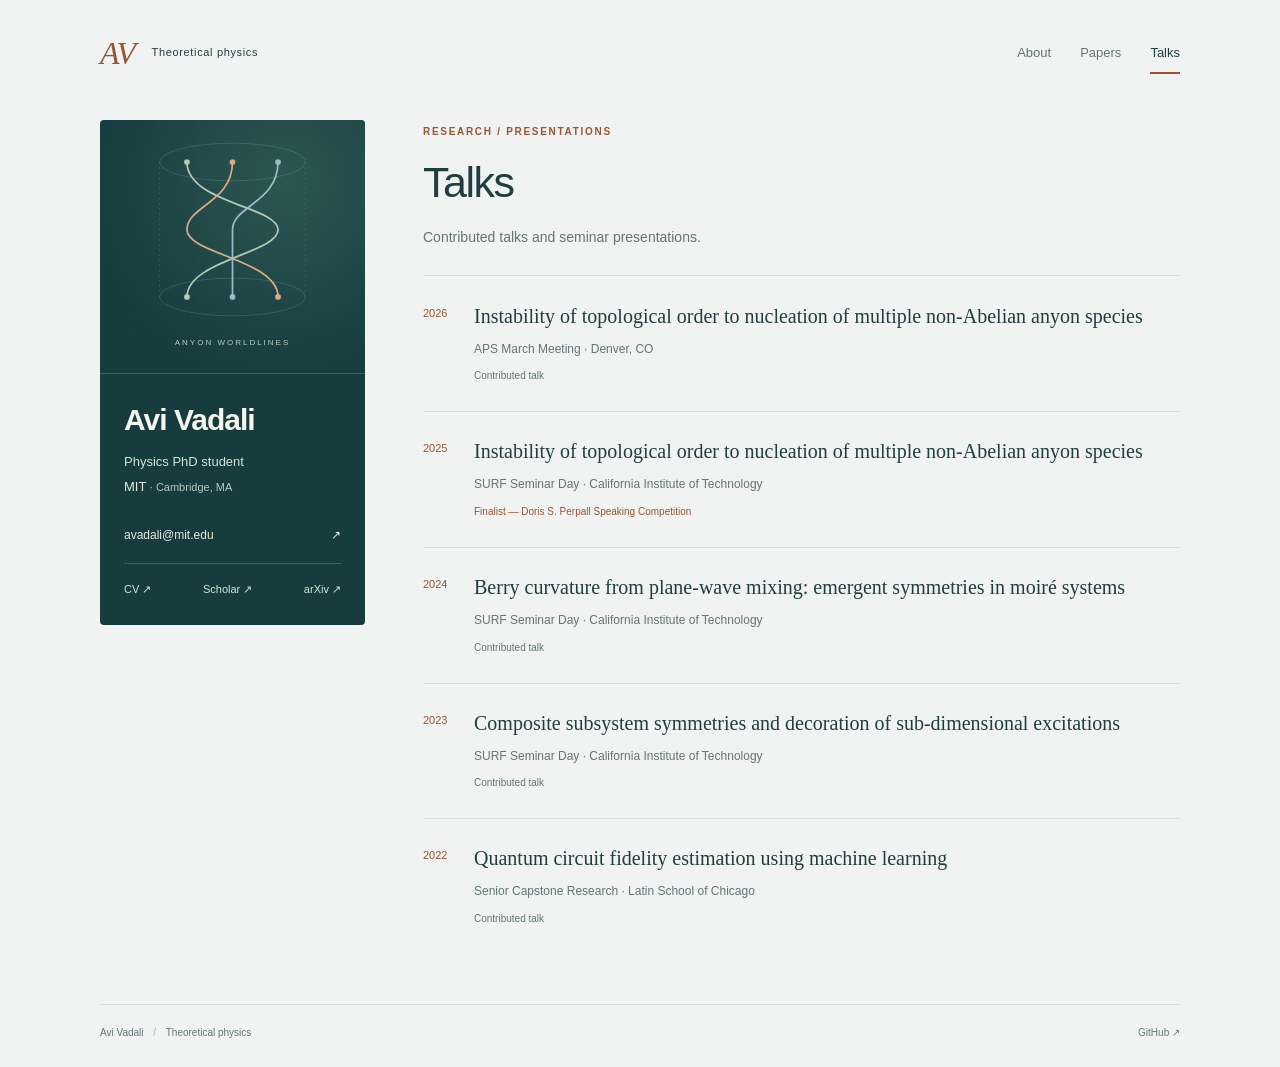
<file: talks.html>
<!doctype html>
<html lang="en">
<head>
  <meta charset="UTF-8">
  <meta name="viewport" content="width=device-width, initial-scale=1">
  <title>Talks | Avi Vadali — MIT Physics</title>
  <meta name="description" content="Research talks and seminar presentations by Avi Vadali on theoretical condensed matter physics and quantum information.">
  <meta name="theme-color" content="#163c3e">
  <meta property="og:title" content="Talks | Avi Vadali — MIT Physics">
  <meta property="og:description" content="Research talks and seminar presentations by Avi Vadali on theoretical condensed matter physics and quantum information.">
  <link rel="canonical" href="https://avivadali.github.io/talks.html">
  <meta property="og:url" content="https://avivadali.github.io/talks.html">
  <meta property="og:type" content="website">
  <meta property="og:site_name" content="Avi Vadali">
  <link rel="icon" type="image/svg+xml" href="favicon.svg">
  <link rel="stylesheet" href="style.css">
  <script src="script.js" defer></script>

</head>
<body>
  <a class="skip-link" href="#main">Skip to content</a>
  <header class="site-header">
    <a class="wordmark" href="index.html" aria-label="Avi Vadali home"><span class="monogram">AV</span><span>Theoretical physics</span></a>
    <nav aria-label="Main navigation"><a href="index.html">About</a><a href="papers.html">Papers</a><a href="talks.html" aria-current="page">Talks</a></nav>
  </header>
  <div class="page-layout">
    <aside class="profile" aria-label="Profile and contact">
      <div class="profile-art"><svg class="braid" viewBox="0 0 360 370" role="img" aria-labelledby="braid-title">
        <title id="braid-title">An illustration of braided anyon worldlines</title>
        <defs><pattern id="grid" width="24" height="24" patternUnits="userSpaceOnUse"><circle cx="1" cy="1" r="0.8" fill="currentColor" opacity=".18"/></pattern></defs>
        <rect width="360" height="370" fill="url(#grid)"/>
        <g fill="none" stroke="currentColor" stroke-width="1" opacity=".35"><ellipse cx="180" cy="65" rx="128" ry="33"/><ellipse cx="180" cy="302" rx="128" ry="33"/><path d="M52 65v237M308 65v237" stroke-dasharray="3 6"/></g>
        <g fill="none" stroke-linecap="round" stroke-width="3"><path d="M100 65C100 137 260 143 260 184S100 238 100 302" stroke="#b2cab6"/><path d="M180 65C180 136 100 142 100 184S260 237 260 302" stroke="#deaa82"/><path d="M260 65C260 136 180 142 180 184S180 237 180 302" stroke="#9bbdc9"/></g>
        <g fill="#b2cab6"><circle cx="100" cy="65" r="5"/><circle cx="100" cy="302" r="5"/></g><g fill="#deaa82"><circle cx="180" cy="65" r="5"/><circle cx="260" cy="302" r="5"/></g><g fill="#9bbdc9"><circle cx="260" cy="65" r="5"/><circle cx="180" cy="302" r="5"/></g>
      </svg><span class="art-label">ANYON WORLDLINES</span></div>
      <div class="profile-content">
        <p class="profile-name">Avi Vadali</p>
        <p class="profile-role">Physics PhD student</p>
        <p class="profile-affiliation">MIT <span>· Cambridge, MA</span></p>
        <a class="email" href="mailto:avadali@mit.edu">avadali@mit.edu <span aria-hidden="true">↗</span></a>
        <div class="profile-links" aria-label="Academic profiles">
          <a href="avi_cv.pdf" target="_blank" rel="noopener">CV <span aria-hidden="true">↗</span></a>
          <a href="https://scholar.google.com/citations?user=7d_kbWsAAAAJ&amp;hl=en" target="_blank" rel="noopener">Scholar <span aria-hidden="true">↗</span></a>
          <a href="https://arxiv.org/a/vadali_a_1" target="_blank" rel="noopener">arXiv <span aria-hidden="true">↗</span></a>
        </div>
      </div>
    </aside>
    <main id="main"><header class="page-heading"><p class="eyebrow">Research / Presentations</p><h1>Talks</h1><p>Contributed talks and seminar presentations.</p></header><section class="talk-list" aria-label="Talks">

                <div class="talk">
                    <div class="talk-year">2026</div>
                    <div>
                        <h2 class="talk-title">Instability of topological order to nucleation of multiple non-Abelian anyon species</h2>
                        <p class="talk-venue">APS March Meeting &middot; Denver, CO</p>
                        <span class="talk-badge">Contributed talk</span>
                    </div>
                </div>

                <div class="talk">
                    <div class="talk-year">2025</div>
                    <div>
                        <h2 class="talk-title">Instability of topological order to nucleation of multiple non-Abelian anyon species</h2>
                        <p class="talk-venue">SURF Seminar Day &middot; California Institute of Technology</p>
                        <span class="talk-badge talk-badge-gold">Finalist &mdash; Doris S. Perpall Speaking Competition</span>
                    </div>
                </div>

                <div class="talk">
                    <div class="talk-year">2024</div>
                    <div>
                        <h2 class="talk-title">Berry curvature from plane-wave mixing: emergent symmetries in moir&eacute; systems</h2>
                        <p class="talk-venue">SURF Seminar Day &middot; California Institute of Technology</p>
                        <span class="talk-badge">Contributed talk</span>
                    </div>
                </div>

                <div class="talk">
                    <div class="talk-year">2023</div>
                    <div>
                        <h2 class="talk-title">Composite subsystem symmetries and decoration of sub-dimensional excitations</h2>
                        <p class="talk-venue">SURF Seminar Day &middot; California Institute of Technology</p>
                        <span class="talk-badge">Contributed talk</span>
                    </div>
                </div>

                <div class="talk">
                    <div class="talk-year">2022</div>
                    <div>
                        <h2 class="talk-title">Quantum circuit fidelity estimation using machine learning</h2>
                        <p class="talk-venue">Senior Capstone Research &middot; Latin School of Chicago</p>
                        <span class="talk-badge">Contributed talk</span>
                    </div>
                </div>
</section></main>
  </div>
  <footer class="site-footer"><span>Avi Vadali <span class="footer-dot">/</span> Theoretical physics</span><a href="https://github.com/aviVadali" target="_blank" rel="noopener">GitHub ↗</a></footer>
</body>
</html>
</file>
<file: style.css>
/* Profile panel + research notebook. No external fonts or dependencies. */
:root {
  --background: #f0f3f1;
  --surface: #ffffff;
  --ink: #203e40;
  --body: #46585b;
  --muted: #637577;
  --line: #d8e1de;
  --accent: #9a5432;
  --panel: #163c3e;
  --sans: -apple-system, BlinkMacSystemFont, 'Segoe UI', Helvetica, Arial, sans-serif;
  --serif: Georgia, 'Times New Roman', serif;
}
* { box-sizing: border-box; }
html { scroll-behavior: smooth; scroll-padding-top: 28px; }
body { margin: 0; background: var(--background); color: var(--body); font: 15px/1.8 var(--sans); -webkit-font-smoothing: antialiased; }
a { color: var(--ink); text-decoration: none; text-underline-offset: 4px; }
a:hover { text-decoration: underline; }
a:focus-visible { outline: 2px solid var(--accent); outline-offset: 5px; }
::selection { background: #d6e5d5; color: #163c3e; }
h1, h2, h3, p { margin: 0; }
h1, h2, h3 { color: var(--ink); }
p + p { margin-top: 18px; }
.site-header, .page-layout, .site-footer { width: min(1080px, calc(100% - 88px)); margin-inline: auto; }
.site-header { min-height: 105px; display: flex; align-items: center; justify-content: space-between; gap: 25px; }
.wordmark { display: flex; align-items: center; gap: 13px; }
.wordmark:hover { text-decoration: none; }
.wordmark > span:last-child { font-size: 11px; letter-spacing: .06em; }
.monogram { color: var(--accent); font: italic 32px/1 var(--serif); letter-spacing: -1.5px; padding-right: 4px; }
nav { display: flex; gap: 29px; font-size: 13px; }
nav a { padding: 8px 0; color: var(--muted); }
nav a[aria-current] { color: var(--ink); box-shadow: 0 2px var(--accent); }
.page-layout { display: grid; grid-template-columns: 265px minmax(0, 1fr); align-items: start; gap: 58px; padding: 15px 0 50px; }
.profile { overflow: hidden; background: var(--panel); color: #d4e1dc; border-radius: 4px; position: sticky; top: 28px; }
.profile-art { position: relative; padding: 5px 30px 23px; background: radial-gradient(ellipse at 70% 25%, #2c5652, transparent 75%); border-bottom: 1px solid #41605e; }
.braid { display: block; width: 100%; color: #a4c4b7; }
.art-label { display: block; text-align: center; color: #b6cfc5; font-size: 8px; letter-spacing: 2px; }
.profile-content { padding: 28px 24px 25px; }
.profile-name { color: #f5f7ed; font-size: 30px; line-height: 1.2; font-weight: 550; letter-spacing: -1px; }
.profile-role { margin-top: 12px; font-size: 13px; }
.profile-affiliation { margin-top: 2px; color: #e4eade; font-size: 13px; }
.profile-affiliation span { color: #b3c9c2; font-size: 11px; }
.email { display: flex; justify-content: space-between; margin-top: 26px; color: #e4eade; font-size: 12px; }
.profile-links { display: flex; justify-content: space-between; border-top: 1px solid #41605e; padding-top: 16px; margin-top: 17px; gap: 12px; }
.profile-links a { color: #d6e4db; font-size: 11px; }
.profile a:focus-visible { outline-color: #deaa82; }
main { min-width: 0; padding-top: 3px; }
.eyebrow { color: var(--accent); font-size: 10px; letter-spacing: 1.7px; text-transform: uppercase; font-weight: 600; }
.research-heading { font-size: clamp(30px, 3.2vw, 39px); line-height: 1.22; letter-spacing: -1.4px; font-weight: 500; max-width: 620px; margin: 20px 0 27px; }
.research-heading span { color: var(--accent); }
.about > p:not(.eyebrow) { max-width: 610px; }
.about .intro { font-size: 16px; }
.about > p:last-child { color: var(--muted); font-size: 14px; }
.recent-work { margin-top: 36px; }
.section-heading { display: flex; align-items: center; justify-content: space-between; gap: 20px; margin-bottom: 15px; }
.section-heading h2, .personal h2 { font-size: 13px; font-weight: 600; }
.section-heading a { color: var(--accent); font-size: 11px; }
.featured-paper { background: var(--surface); border: 1px solid var(--line); border-left: 3px solid #b07b57; padding: 22px 25px; }
.paper-meta { display: flex; align-items: center; gap: 7px; font-size: 10px; color: var(--muted); }
.paper-meta > span:last-child { margin-left: auto; }
.status-dot { width: 5px; height: 5px; border-radius: 50%; background: #8c9d76; }
.featured-paper h3 { font: 20px/1.5 var(--serif); margin: 11px 0; }
.pub-authors { font-size: 12px; color: var(--muted); line-height: 1.8; }
.pub-authors strong { font-weight: 500; color: var(--ink); }
.pub-link { display: inline-block; color: var(--accent); font-size: 11px; margin-top: 13px; }
.personal { margin-top: 28px; border-top: 1px solid var(--line); padding-top: 20px; }
.personal p { font-size: 13px; margin-top: 7px; color: var(--muted); }
.site-footer { border-top: 1px solid var(--line); padding: 19px 0 25px; display: flex; justify-content: space-between; gap: 20px; font-size: 10px; color: var(--muted); }
.site-footer a { color: var(--muted); }
.footer-dot { padding: 0 7px; color: #a1b0a9; }
.page-heading { border-bottom: 1px solid var(--line); padding-bottom: 25px; margin-bottom: 25px; }
.page-heading h1 { font-size: 43px; line-height: 1.2; letter-spacing: -1.5px; font-weight: 500; margin: 16px 0; }
.page-heading > p:not(.eyebrow) { color: var(--muted); font-size: 14px; }
.page-heading .small-note { font-size: 11px !important; margin-top: 10px; }
.pub, .talk { display: grid; grid-template-columns: 22px minmax(0, 1fr); gap: 15px; padding: 24px 0; border-bottom: 1px solid var(--line); }
.pub:first-child, .talk:first-child { padding-top: 0; }
.pub:last-child, .talk:last-child { border: 0; }
.pub-num, .talk-year { font-size: 11px; color: var(--accent); padding-top: 3px; }
.pub-title, .talk-title { font: 20px/1.5 var(--serif); margin-bottom: 8px; }
.pub-journal { font-size: 12px; color: var(--muted); margin-top: 4px; }
.pub-row .pub-link { margin-top: 7px; }
.pub-dagger, .label-prep { color: var(--accent); }
.label-prep { display: inline-block; font-size: 10px; margin-top: 7px; }
.talk { grid-template-columns: 36px minmax(0, 1fr); }
.talk-venue { font-size: 12px; color: var(--muted); }
.talk-badge { display: inline-block; font-size: 10px; color: var(--muted); margin-top: 6px; }
.talk-badge-gold { color: var(--accent); }
.skip-link { position: fixed; top: 8px; left: 15px; padding: 8px 16px; background: white; z-index: 10; transform: translateY(-150%); }
.skip-link:focus { transform: translateY(0); }
@media (max-width: 950px) {
  .site-header, .page-layout, .site-footer { width: calc(100% - 48px); }
  .page-layout { grid-template-columns: 235px minmax(0, 1fr); gap: 32px; }
  .profile-content { padding-inline: 20px; }
  .profile-art { padding-inline: 24px; }
  .research-heading { font-size: 32px; }
}
@media (max-width: 680px) {
  .site-header, .page-layout, .site-footer { width: calc(100% - 36px); }
  .site-header { min-height: 82px; gap: 12px; }
  .wordmark > span:last-child { display: none; }
  nav { gap: 24px; }
  .page-layout { grid-template-columns: 1fr; gap: 32px; padding-top: 5px; padding-bottom: 32px; }
  .profile { position: static; display: grid; grid-template-columns: 100px minmax(0, 1fr); }
  .profile-art { border: 0; padding: 18px 0 0 12px; display: flex; align-items: flex-start; }
  .braid { margin-top: 6px; }
  .art-label { display: none; }
  .profile-content { padding: 22px 20px; }
  .profile-name { font-size: 27px; }
  .profile-role { margin-top: 8px; }
  .email { margin-top: 14px; }
  .profile-links { margin-top: 12px; padding-top: 12px; }
  .research-heading { font-size: 32px; margin-top: 13px; letter-spacing: -.9px; }
  .about .intro { font-size: 15px; }
  .featured-paper { padding: 18px 20px; }
  .featured-paper h3, .pub-title, .talk-title { font-size: 19px; }
  .page-heading h1 { font-size: 37px; }
}
@media (prefers-reduced-motion: reduce) { html { scroll-behavior: auto; } }
@media print {
  body { background: white; }
  .site-header, .site-footer, .profile-art, .skip-link { display: none; }
  .page-layout { width: 100%; display: block; }
  .profile { position: static; background: white; color: black; margin-bottom: 20px; }
  .profile-content { padding: 0; }
  .profile-name, .profile a, .profile-affiliation, .profile-affiliation span { color: black; }
  .profile-links { justify-content: flex-start; }
  .featured-paper, .pub, .talk { break-inside: avoid; }
}
</file>
